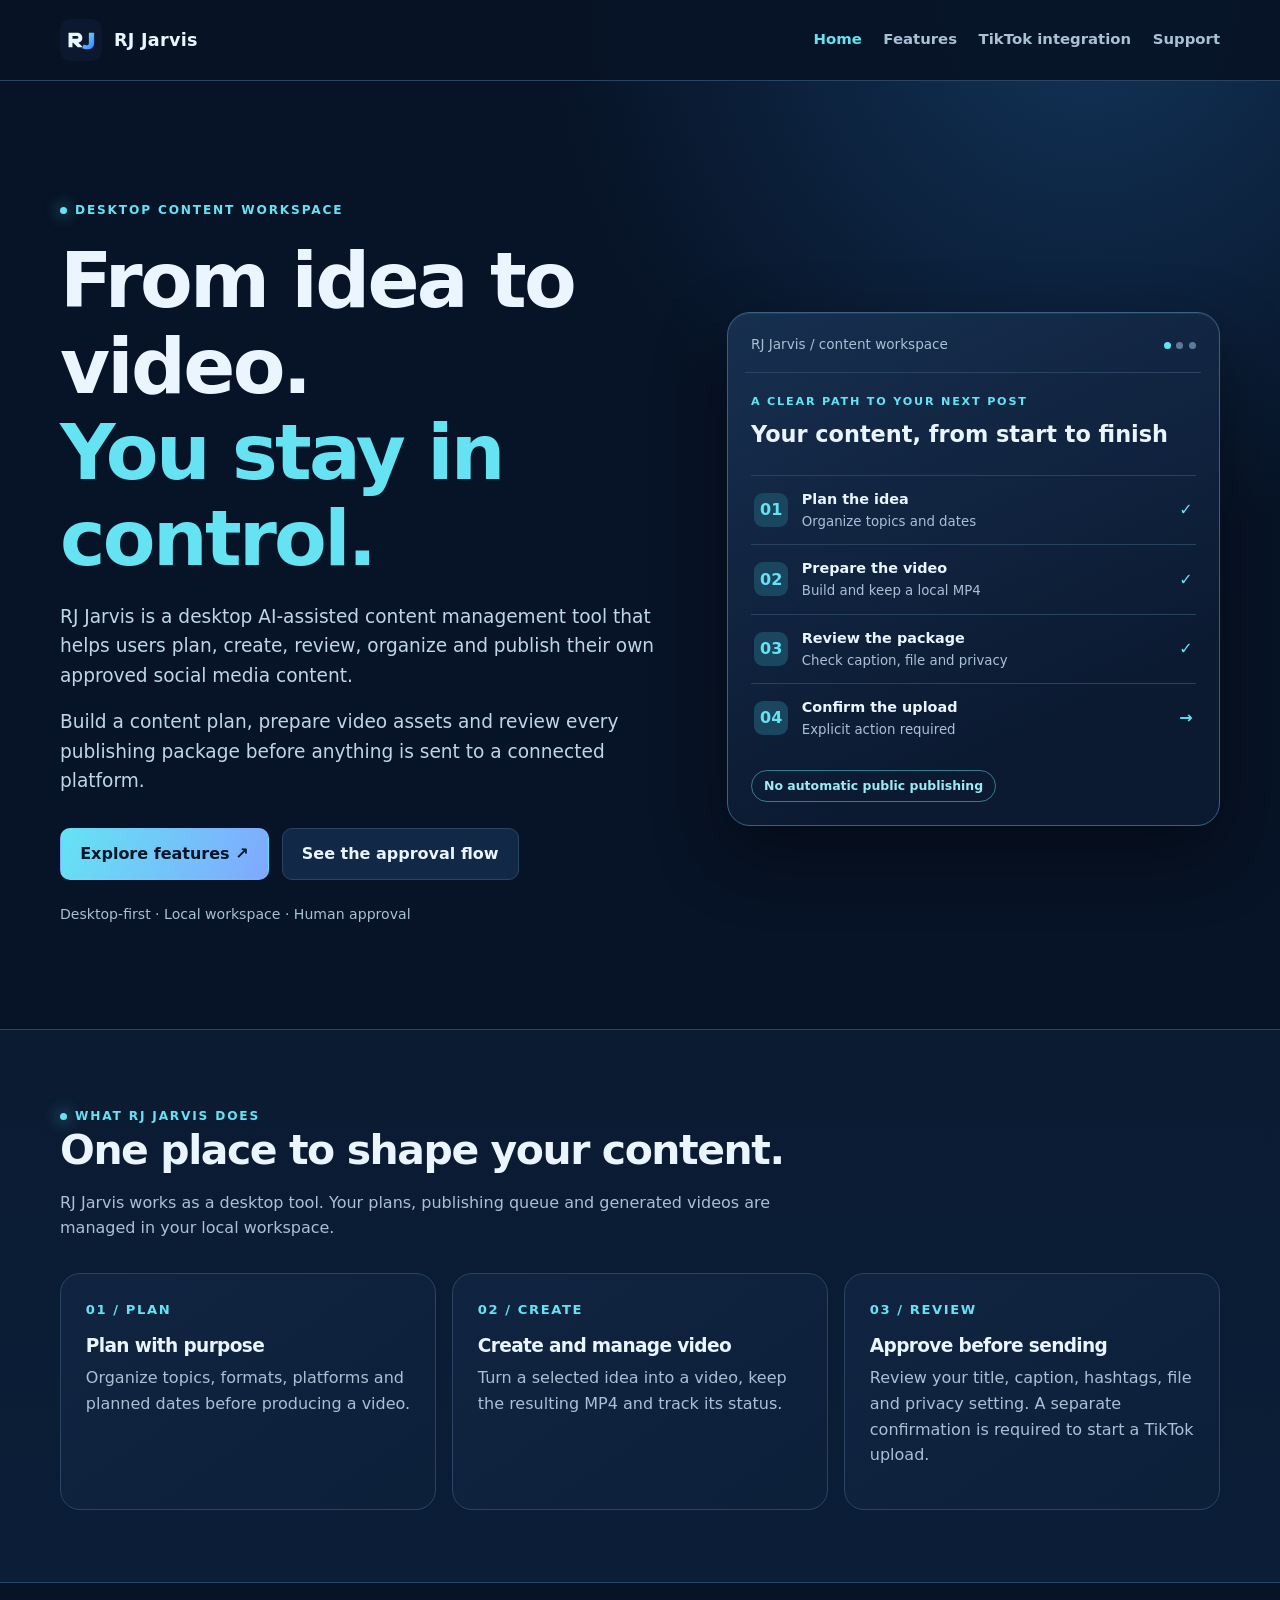
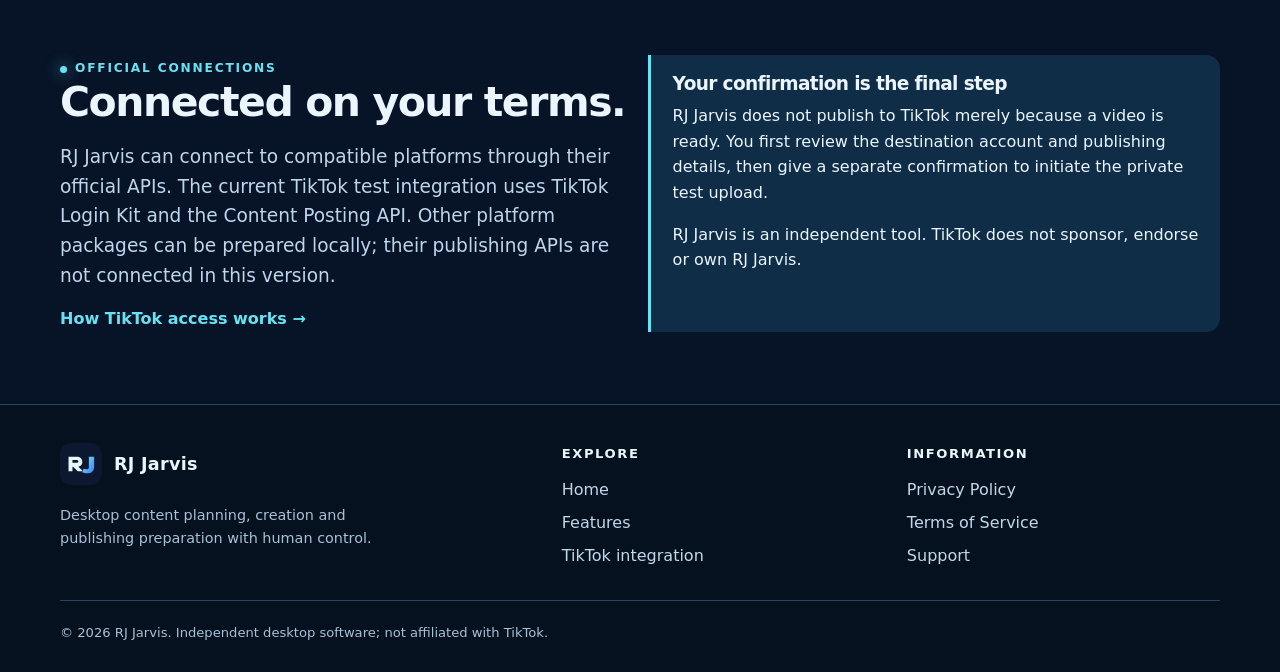
<file: index.html>
<!doctype html>
<html lang="en">
<head>
  <meta charset="utf-8">
  <meta name="viewport" content="width=device-width, initial-scale=1">
  <title>RJ Jarvis — Desktop content management with human approval</title>
  <meta name="description" content="RJ Jarvis helps creators plan, create, review and organize video content on their desktop, with explicit approval before TikTok publishing.">
  <meta property="og:type" content="website">
  <meta property="og:site_name" content="RJ Jarvis">
  <meta property="og:title" content="RJ Jarvis — Your desktop content workspace">
  <meta property="og:description" content="Plan, create, review and organize your own video content. Publishing stays in your hands.">
  <meta name="theme-color" content="#071326">
  <link rel="icon" type="image/svg+xml" href="assets/mark.svg">
  <link rel="stylesheet" href="assets/style.css">
</head>
<body>
  <a class="skip" href="#main">Skip to content</a>
  <header class="site-header">
    <div class="container header-inner">
      <a class="brand" href="./" aria-label="RJ Jarvis home"><img src="assets/mark.svg" alt="" width="42" height="42"> RJ Jarvis</a>
      <nav class="nav" aria-label="Main navigation">
        <a href="./" aria-current="page">Home</a>
        <a href="features/">Features</a>
        <a href="features/#tiktok">TikTok integration</a>
        <a href="support/">Support</a>
      </nav>
    </div>
  </header>
  <main id="main">
    <section class="hero">
      <div class="container hero-grid">
        <div>
          <span class="eyebrow">Desktop content workspace</span>
          <h1>From idea to video.<br><span>You stay in control.</span></h1>
          <p class="lead">RJ Jarvis is a desktop AI-assisted content management tool that helps users plan, create, review, organize and publish their own approved social media content.</p>
          <p class="lead">Build a content plan, prepare video assets and review every publishing package before anything is sent to a connected platform.</p>
          <div class="actions">
            <a class="button button-primary" href="features/">Explore features <span aria-hidden="true">&nbsp;↗</span></a>
            <a class="button button-secondary" href="features/#publishing">See the approval flow</a>
          </div>
          <p class="tiny-note">Desktop-first · Local workspace · Human approval</p>
        </div>
        <div class="dashboard" role="img" aria-label="Illustration of RJ Jarvis workflow: plan, create, review and confirm before a private TikTok upload">
          <div class="dash-top"><span>RJ Jarvis / content workspace</span><span class="dash-dots" aria-hidden="true"><i></i><i></i><i></i></span></div>
          <div class="dash-body">
            <div class="dash-label">A clear path to your next post</div>
            <div class="dash-title">Your content, from start to finish</div>
            <div class="flow-row"><span class="flow-icon">01</span><span><strong>Plan the idea</strong><small>Organize topics and dates</small></span><span class="flow-check">✓</span></div>
            <div class="flow-row"><span class="flow-icon">02</span><span><strong>Prepare the video</strong><small>Build and keep a local MP4</small></span><span class="flow-check">✓</span></div>
            <div class="flow-row"><span class="flow-icon">03</span><span><strong>Review the package</strong><small>Check caption, file and privacy</small></span><span class="flow-check">✓</span></div>
            <div class="flow-row"><span class="flow-icon">04</span><span><strong>Confirm the upload</strong><small>Explicit action required</small></span><span class="flow-check">→</span></div>
            <span class="status-pill">No automatic public publishing</span>
          </div>
        </div>
      </div>
    </section>
    <section class="section section-alt">
      <div class="container">
        <div class="section-head"><span class="eyebrow">What RJ Jarvis does</span><h2>One place to shape your content.</h2><p>RJ Jarvis works as a desktop tool. Your plans, publishing queue and generated videos are managed in your local workspace.</p></div>
        <div class="grid">
          <article class="card"><span class="card-number">01 / PLAN</span><h3>Plan with purpose</h3><p>Organize topics, formats, platforms and planned dates before producing a video.</p></article>
          <article class="card"><span class="card-number">02 / CREATE</span><h3>Create and manage video</h3><p>Turn a selected idea into a video, keep the resulting MP4 and track its status.</p></article>
          <article class="card"><span class="card-number">03 / REVIEW</span><h3>Approve before sending</h3><p>Review your title, caption, hashtags, file and privacy setting. A separate confirmation is required to start a TikTok upload.</p></article>
        </div>
      </div>
    </section>
    <section class="section">
      <div class="container grid two">
        <div><span class="eyebrow">Official connections</span><h2>Connected on your terms.</h2><p class="lead">RJ Jarvis can connect to compatible platforms through their official APIs. The current TikTok test integration uses TikTok Login Kit and the Content Posting API. Other platform packages can be prepared locally; their publishing APIs are not connected in this version.</p><a class="card-link" href="features/#tiktok">How TikTok access works →</a></div>
        <aside class="callout"><h3>Your confirmation is the final step</h3><p>RJ Jarvis does not publish to TikTok merely because a video is ready. You first review the destination account and publishing details, then give a separate confirmation to initiate the private test upload.</p><p>RJ Jarvis is an independent tool. TikTok does not sponsor, endorse or own RJ Jarvis.</p></aside>
      </div>
    </section>
  </main>
  <footer class="site-footer">
    <div class="container">
      <div class="footer-main">
        <div><a class="brand" href="./"><img src="assets/mark.svg" alt="" width="42" height="42"> RJ Jarvis</a><p>Desktop content planning, creation and publishing preparation with human control.</p></div>
        <div class="footer-links"><strong>Explore</strong><a href="./">Home</a><a href="features/">Features</a><a href="features/#tiktok">TikTok integration</a></div>
        <div class="footer-links"><strong>Information</strong><a href="privacy/">Privacy Policy</a><a href="terms/">Terms of Service</a><a href="support/">Support</a></div>
      </div>
      <div class="footer-bottom">© 2026 RJ Jarvis. Independent desktop software; not affiliated with TikTok.</div>
    </div>
  </footer>
</body>
</html>
</file>
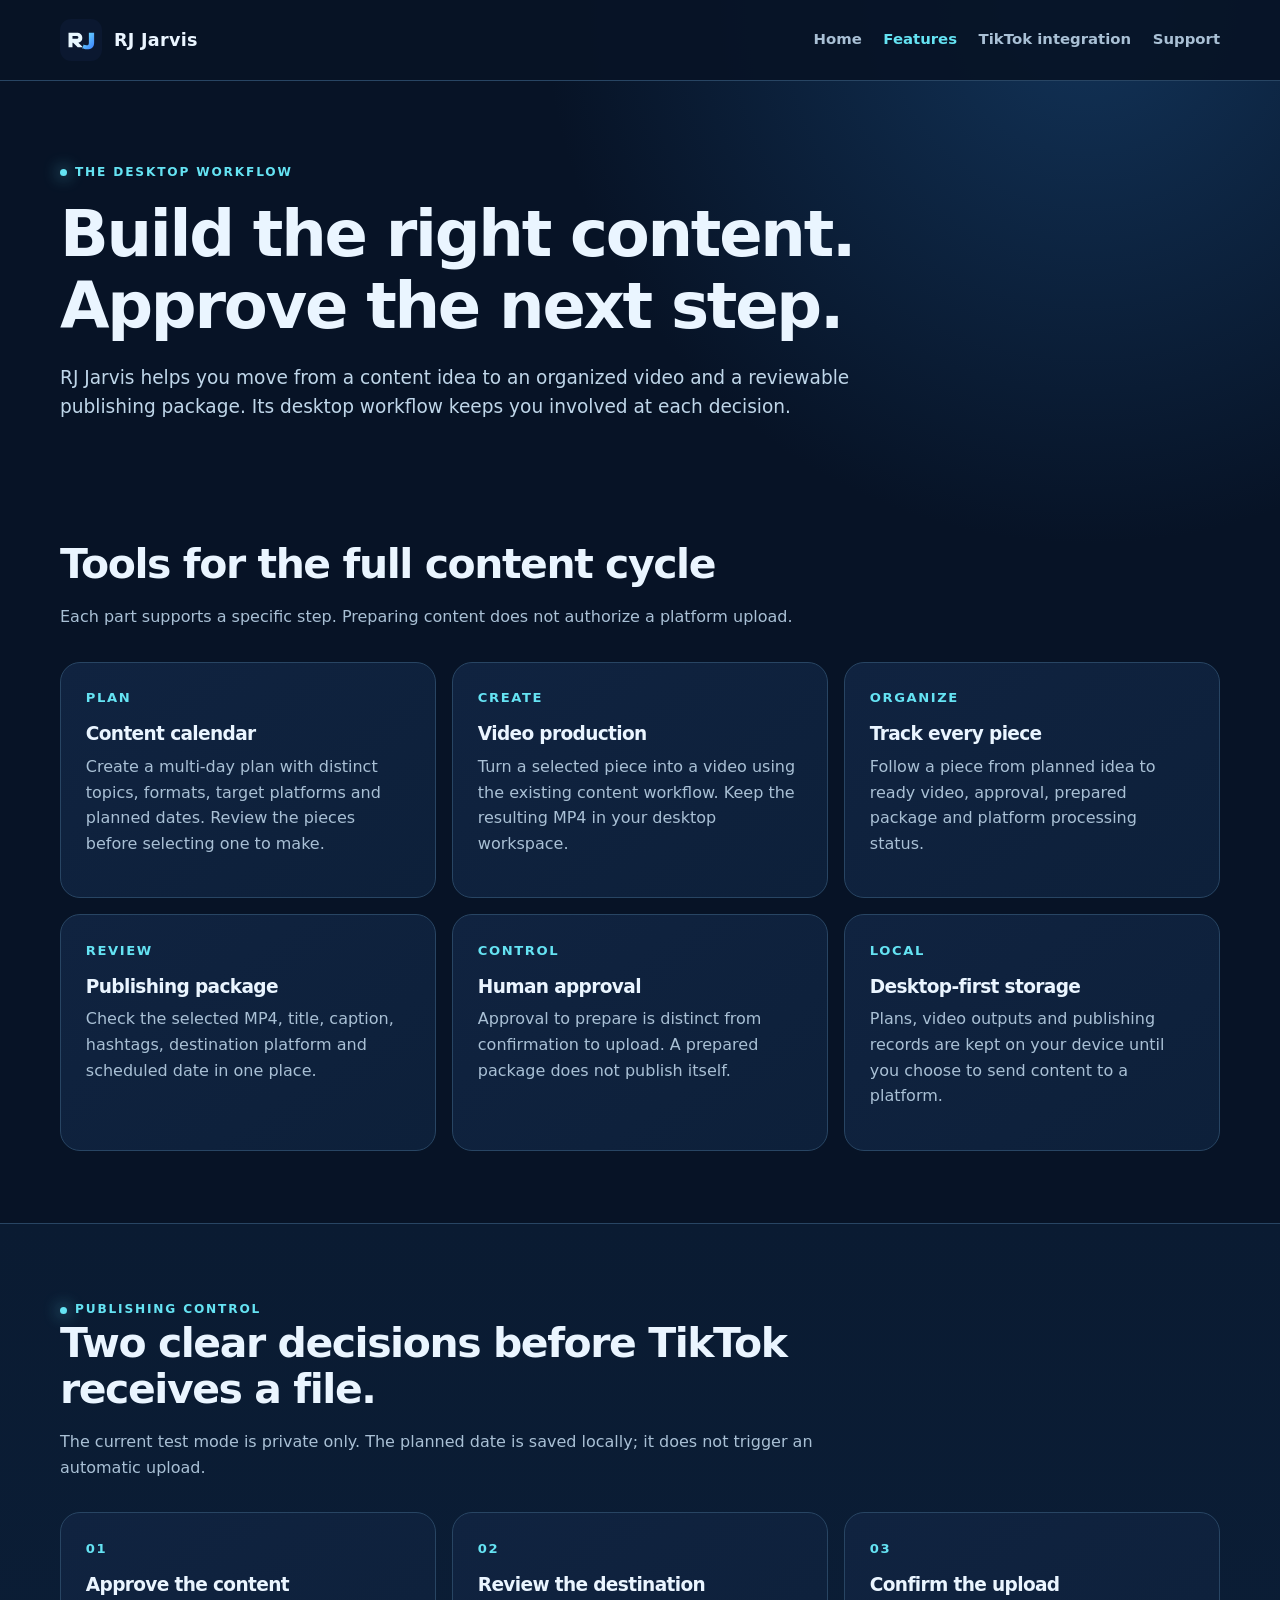
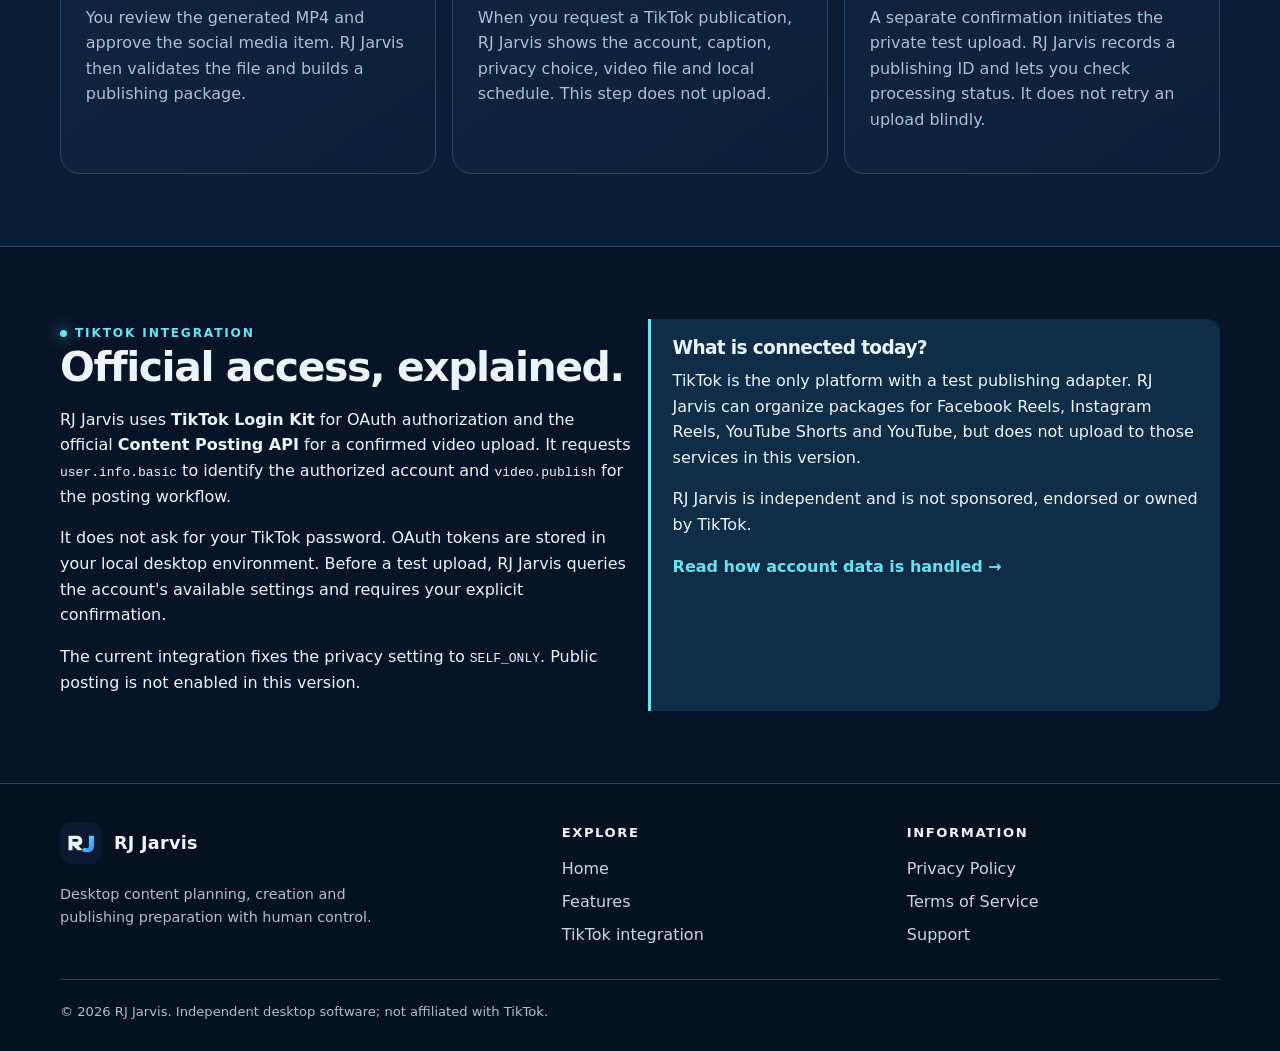
<file: features/index.html>
<!doctype html>
<html lang="en">
<head>
  <meta charset="utf-8">
  <meta name="viewport" content="width=device-width, initial-scale=1">
  <title>Features — RJ Jarvis</title>
  <meta name="description" content="Explore RJ Jarvis desktop planning, video creation, human review and official TikTok test integration.">
  <meta property="og:type" content="website">
  <meta property="og:site_name" content="RJ Jarvis">
  <meta property="og:title" content="Features — RJ Jarvis">
  <meta property="og:description" content="Plan, create, review and prepare your own social video content in a desktop workspace.">
  <meta name="theme-color" content="#071326">
  <link rel="icon" type="image/svg+xml" href="../assets/mark.svg">
  <link rel="stylesheet" href="../assets/style.css">
</head>
<body>
  <a class="skip" href="#main">Skip to content</a>
  <header class="site-header"><div class="container header-inner">
    <a class="brand" href="../" aria-label="RJ Jarvis home"><img src="../assets/mark.svg" alt="" width="42" height="42"> RJ Jarvis</a>
    <nav class="nav" aria-label="Main navigation"><a href="../">Home</a><a href="./" aria-current="page">Features</a><a href="#tiktok">TikTok integration</a><a href="../support/">Support</a></nav>
  </div></header>
  <main id="main">
    <section class="page-hero"><div class="container"><span class="eyebrow">The desktop workflow</span><h1>Build the right content.<br>Approve the next step.</h1><p class="lead">RJ Jarvis helps you move from a content idea to an organized video and a reviewable publishing package. Its desktop workflow keeps you involved at each decision.</p></div></section>
    <section class="section"><div class="container">
      <div class="section-head"><h2>Tools for the full content cycle</h2><p>Each part supports a specific step. Preparing content does not authorize a platform upload.</p></div>
      <div class="grid">
        <article class="card"><span class="card-number">PLAN</span><h3>Content calendar</h3><p>Create a multi-day plan with distinct topics, formats, target platforms and planned dates. Review the pieces before selecting one to make.</p></article>
        <article class="card"><span class="card-number">CREATE</span><h3>Video production</h3><p>Turn a selected piece into a video using the existing content workflow. Keep the resulting MP4 in your desktop workspace.</p></article>
        <article class="card"><span class="card-number">ORGANIZE</span><h3>Track every piece</h3><p>Follow a piece from planned idea to ready video, approval, prepared package and platform processing status.</p></article>
        <article class="card"><span class="card-number">REVIEW</span><h3>Publishing package</h3><p>Check the selected MP4, title, caption, hashtags, destination platform and scheduled date in one place.</p></article>
        <article class="card"><span class="card-number">CONTROL</span><h3>Human approval</h3><p>Approval to prepare is distinct from confirmation to upload. A prepared package does not publish itself.</p></article>
        <article class="card"><span class="card-number">LOCAL</span><h3>Desktop-first storage</h3><p>Plans, video outputs and publishing records are kept on your device until you choose to send content to a platform.</p></article>
      </div>
    </div></section>
    <section class="section section-alt" id="publishing"><div class="container">
      <div class="section-head"><span class="eyebrow">Publishing control</span><h2>Two clear decisions before TikTok receives a file.</h2><p>The current test mode is private only. The planned date is saved locally; it does not trigger an automatic upload.</p></div>
      <div class="grid">
        <article class="card"><span class="card-number">01</span><h3>Approve the content</h3><p>You review the generated MP4 and approve the social media item. RJ Jarvis then validates the file and builds a publishing package.</p></article>
        <article class="card"><span class="card-number">02</span><h3>Review the destination</h3><p>When you request a TikTok publication, RJ Jarvis shows the account, caption, privacy choice, video file and local schedule. This step does not upload.</p></article>
        <article class="card"><span class="card-number">03</span><h3>Confirm the upload</h3><p>A separate confirmation initiates the private test upload. RJ Jarvis records a publishing ID and lets you check processing status. It does not retry an upload blindly.</p></article>
      </div>
    </div></section>
    <section class="section" id="tiktok"><div class="container grid two">
      <div><span class="eyebrow">TikTok integration</span><h2>Official access, explained.</h2><p>RJ Jarvis uses <strong>TikTok Login Kit</strong> for OAuth authorization and the official <strong>Content Posting API</strong> for a confirmed video upload. It requests <code>user.info.basic</code> to identify the authorized account and <code>video.publish</code> for the posting workflow.</p><p>It does not ask for your TikTok password. OAuth tokens are stored in your local desktop environment. Before a test upload, RJ Jarvis queries the account's available settings and requires your explicit confirmation.</p><p>The current integration fixes the privacy setting to <code>SELF_ONLY</code>. Public posting is not enabled in this version.</p></div>
      <aside class="callout"><h3>What is connected today?</h3><p>TikTok is the only platform with a test publishing adapter. RJ Jarvis can organize packages for Facebook Reels, Instagram Reels, YouTube Shorts and YouTube, but does not upload to those services in this version.</p><p>RJ Jarvis is independent and is not sponsored, endorsed or owned by TikTok.</p><a class="card-link" href="../privacy/">Read how account data is handled →</a></aside>
    </div></section>
  </main>
  <footer class="site-footer"><div class="container"><div class="footer-main">
    <div><a class="brand" href="../"><img src="../assets/mark.svg" alt="" width="42" height="42"> RJ Jarvis</a><p>Desktop content planning, creation and publishing preparation with human control.</p></div>
    <div class="footer-links"><strong>Explore</strong><a href="../">Home</a><a href="./">Features</a><a href="#tiktok">TikTok integration</a></div>
    <div class="footer-links"><strong>Information</strong><a href="../privacy/">Privacy Policy</a><a href="../terms/">Terms of Service</a><a href="../support/">Support</a></div>
  </div><div class="footer-bottom">© 2026 RJ Jarvis. Independent desktop software; not affiliated with TikTok.</div></div></footer>
</body>
</html>
</file>
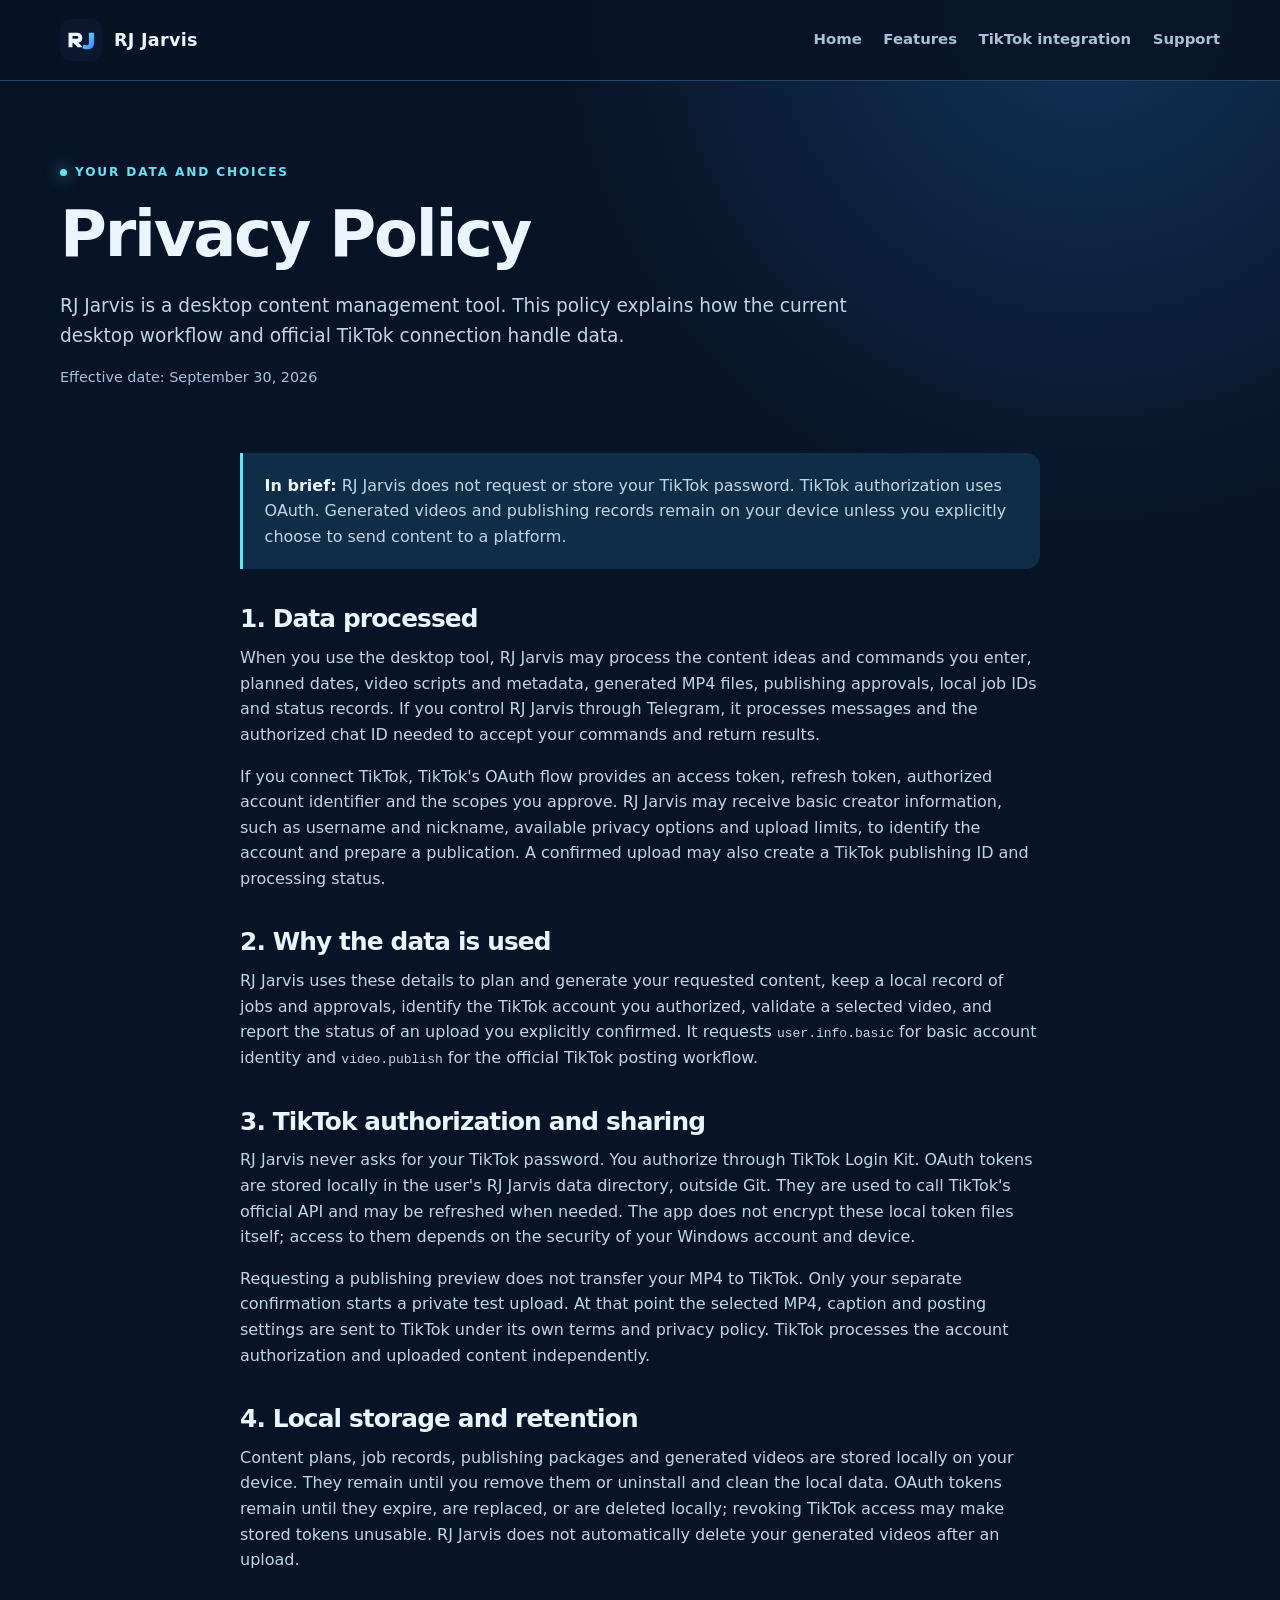
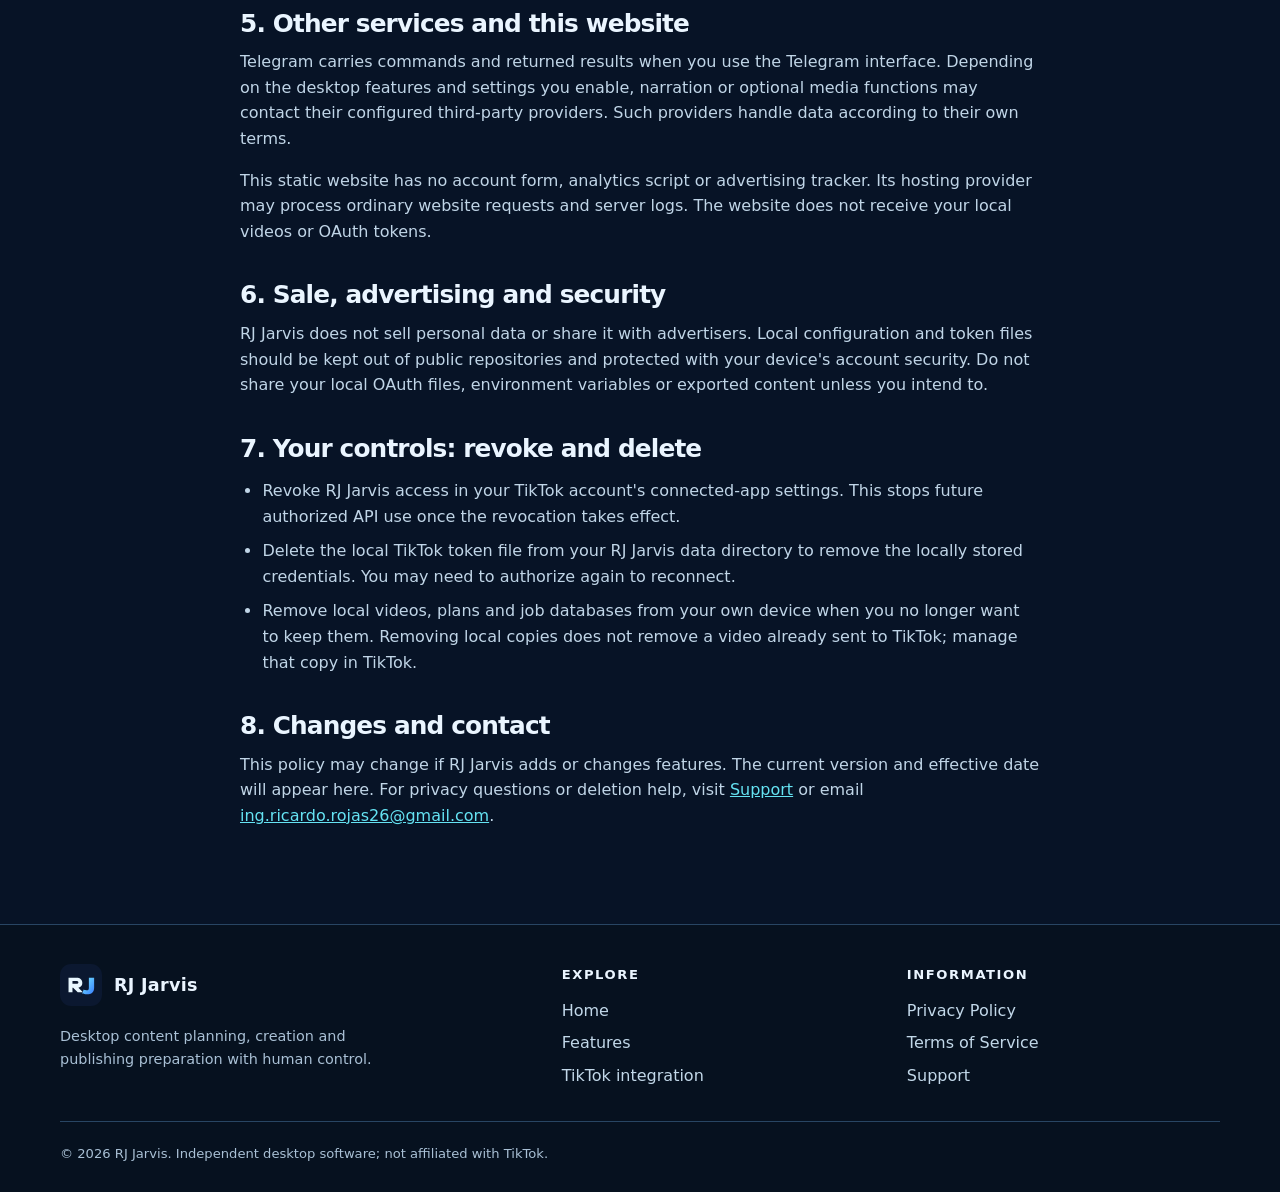
<file: privacy/index.html>
<!doctype html>
<html lang="en">
<head>
  <meta charset="utf-8">
  <meta name="viewport" content="width=device-width, initial-scale=1">
  <title>Privacy Policy — RJ Jarvis</title>
  <meta name="description" content="How RJ Jarvis processes local content, Telegram commands and TikTok OAuth account information and tokens.">
  <meta property="og:type" content="article">
  <meta property="og:site_name" content="RJ Jarvis">
  <meta property="og:title" content="Privacy Policy — RJ Jarvis">
  <meta property="og:description" content="Learn what RJ Jarvis processes, why it is needed and how to revoke access or remove local data.">
  <meta name="theme-color" content="#071326">
  <link rel="icon" type="image/svg+xml" href="../assets/mark.svg">
  <link rel="stylesheet" href="../assets/style.css">
</head>
<body>
  <a class="skip" href="#main">Skip to content</a>
  <header class="site-header"><div class="container header-inner">
    <a class="brand" href="../" aria-label="RJ Jarvis home"><img src="../assets/mark.svg" alt="" width="42" height="42"> RJ Jarvis</a>
    <nav class="nav" aria-label="Main navigation"><a href="../">Home</a><a href="../features/">Features</a><a href="../features/#tiktok">TikTok integration</a><a href="../support/">Support</a></nav>
  </div></header>
  <main id="main">
    <section class="page-hero"><div class="container"><span class="eyebrow">Your data and choices</span><h1>Privacy Policy</h1><p class="lead">RJ Jarvis is a desktop content management tool. This policy explains how the current desktop workflow and official TikTok connection handle data.</p><p class="meta-line">Effective date: September 30, 2026</p></div></section>
    <div class="container prose">
      <div class="callout"><p><strong>In brief:</strong> RJ Jarvis does not request or store your TikTok password. TikTok authorization uses OAuth. Generated videos and publishing records remain on your device unless you explicitly choose to send content to a platform.</p></div>
      <h2>1. Data processed</h2>
      <p>When you use the desktop tool, RJ Jarvis may process the content ideas and commands you enter, planned dates, video scripts and metadata, generated MP4 files, publishing approvals, local job IDs and status records. If you control RJ Jarvis through Telegram, it processes messages and the authorized chat ID needed to accept your commands and return results.</p>
      <p>If you connect TikTok, TikTok's OAuth flow provides an access token, refresh token, authorized account identifier and the scopes you approve. RJ Jarvis may receive basic creator information, such as username and nickname, available privacy options and upload limits, to identify the account and prepare a publication. A confirmed upload may also create a TikTok publishing ID and processing status.</p>
      <h2>2. Why the data is used</h2>
      <p>RJ Jarvis uses these details to plan and generate your requested content, keep a local record of jobs and approvals, identify the TikTok account you authorized, validate a selected video, and report the status of an upload you explicitly confirmed. It requests <code>user.info.basic</code> for basic account identity and <code>video.publish</code> for the official TikTok posting workflow.</p>
      <h2>3. TikTok authorization and sharing</h2>
      <p>RJ Jarvis never asks for your TikTok password. You authorize through TikTok Login Kit. OAuth tokens are stored locally in the user's RJ Jarvis data directory, outside Git. They are used to call TikTok's official API and may be refreshed when needed. The app does not encrypt these local token files itself; access to them depends on the security of your Windows account and device.</p>
      <p>Requesting a publishing preview does not transfer your MP4 to TikTok. Only your separate confirmation starts a private test upload. At that point the selected MP4, caption and posting settings are sent to TikTok under its own terms and privacy policy. TikTok processes the account authorization and uploaded content independently.</p>
      <h2>4. Local storage and retention</h2>
      <p>Content plans, job records, publishing packages and generated videos are stored locally on your device. They remain until you remove them or uninstall and clean the local data. OAuth tokens remain until they expire, are replaced, or are deleted locally; revoking TikTok access may make stored tokens unusable. RJ Jarvis does not automatically delete your generated videos after an upload.</p>
      <h2>5. Other services and this website</h2>
      <p>Telegram carries commands and returned results when you use the Telegram interface. Depending on the desktop features and settings you enable, narration or optional media functions may contact their configured third-party providers. Such providers handle data according to their own terms.</p>
      <p>This static website has no account form, analytics script or advertising tracker. Its hosting provider may process ordinary website requests and server logs. The website does not receive your local videos or OAuth tokens.</p>
      <h2>6. Sale, advertising and security</h2>
      <p>RJ Jarvis does not sell personal data or share it with advertisers. Local configuration and token files should be kept out of public repositories and protected with your device's account security. Do not share your local OAuth files, environment variables or exported content unless you intend to.</p>
      <h2>7. Your controls: revoke and delete</h2>
      <ul>
        <li>Revoke RJ Jarvis access in your TikTok account's connected-app settings. This stops future authorized API use once the revocation takes effect.</li>
        <li>Delete the local TikTok token file from your RJ Jarvis data directory to remove the locally stored credentials. You may need to authorize again to reconnect.</li>
        <li>Remove local videos, plans and job databases from your own device when you no longer want to keep them. Removing local copies does not remove a video already sent to TikTok; manage that copy in TikTok.</li>
      </ul>
      <h2>8. Changes and contact</h2>
      <p>This policy may change if RJ Jarvis adds or changes features. The current version and effective date will appear here. For privacy questions or deletion help, visit <a href="../support/">Support</a> or email <a href="mailto:ing.ricardo.rojas26@gmail.com">ing.ricardo.rojas26@gmail.com</a>.</p>
    </div>
  </main>
  <footer class="site-footer"><div class="container"><div class="footer-main">
    <div><a class="brand" href="../"><img src="../assets/mark.svg" alt="" width="42" height="42"> RJ Jarvis</a><p>Desktop content planning, creation and publishing preparation with human control.</p></div>
    <div class="footer-links"><strong>Explore</strong><a href="../">Home</a><a href="../features/">Features</a><a href="../features/#tiktok">TikTok integration</a></div>
    <div class="footer-links"><strong>Information</strong><a href="./">Privacy Policy</a><a href="../terms/">Terms of Service</a><a href="../support/">Support</a></div>
  </div><div class="footer-bottom">© 2026 RJ Jarvis. Independent desktop software; not affiliated with TikTok.</div></div></footer>
</body>
</html>
</file>
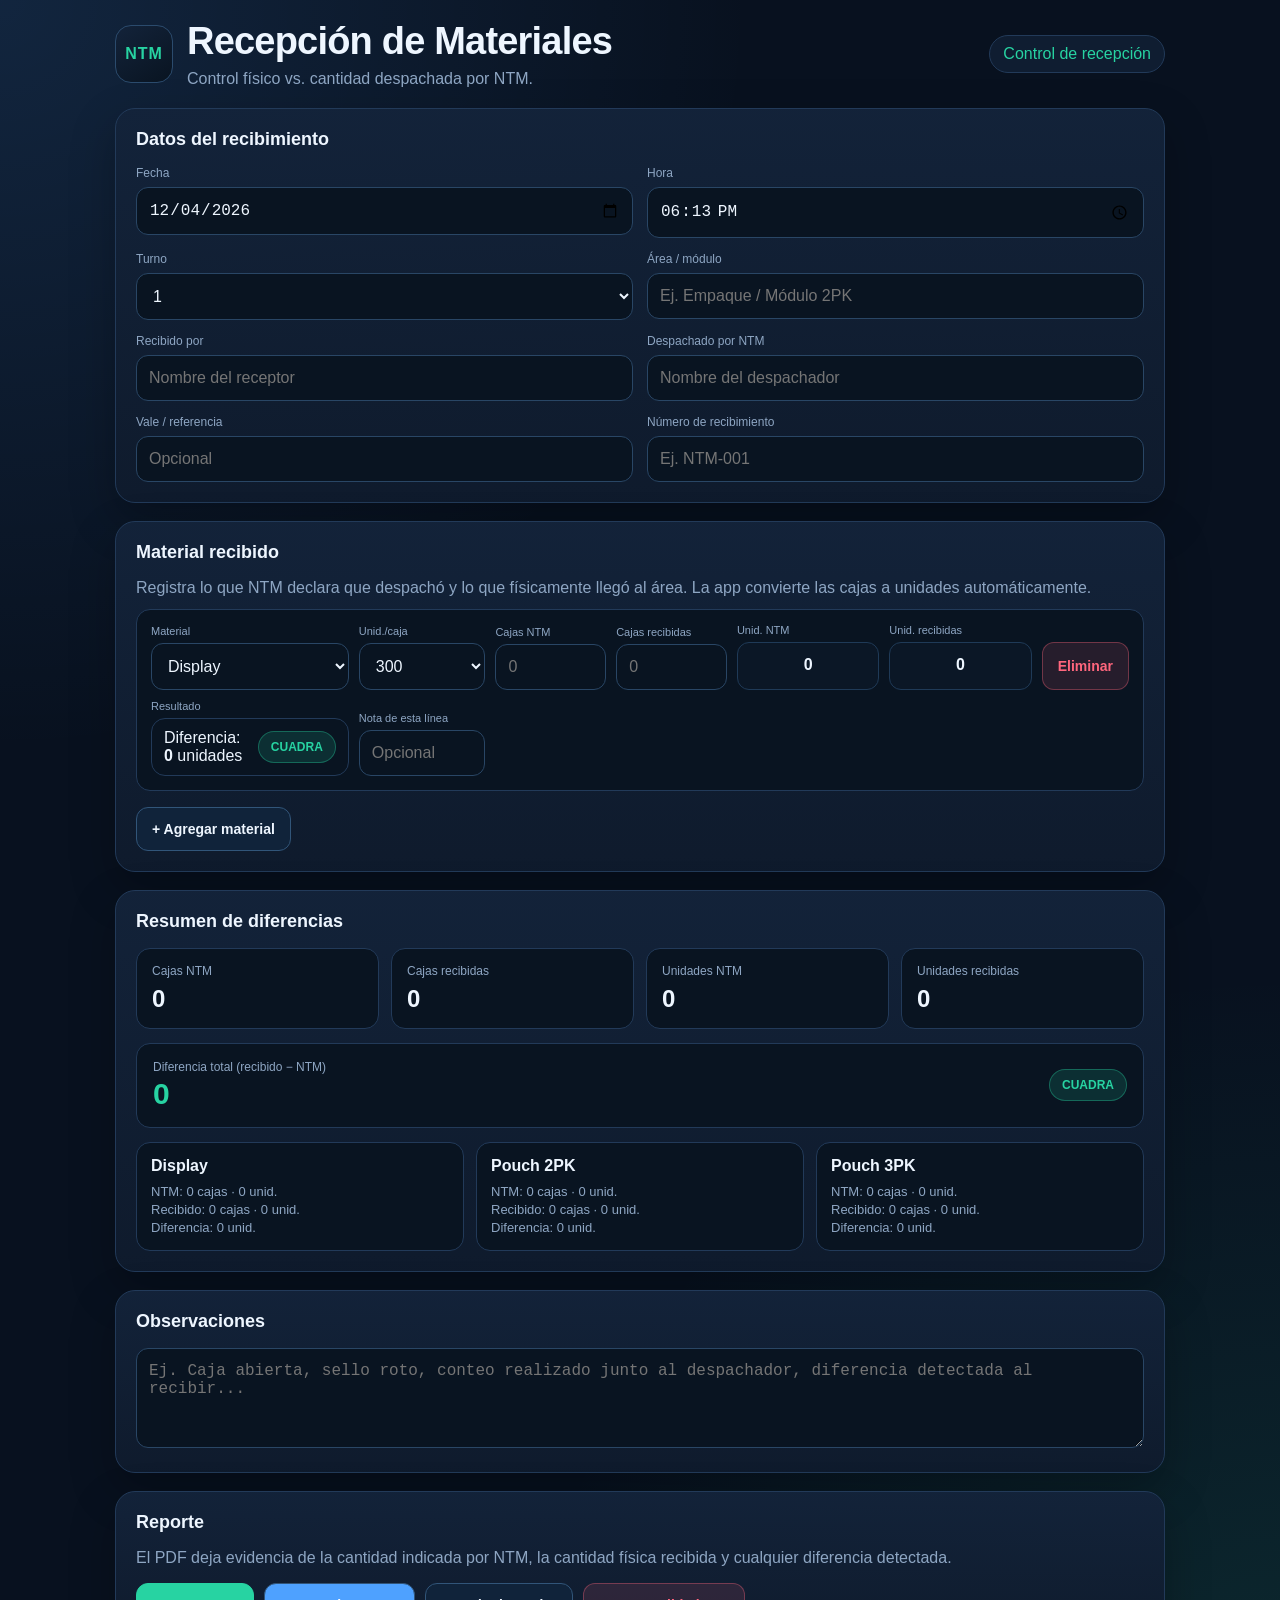
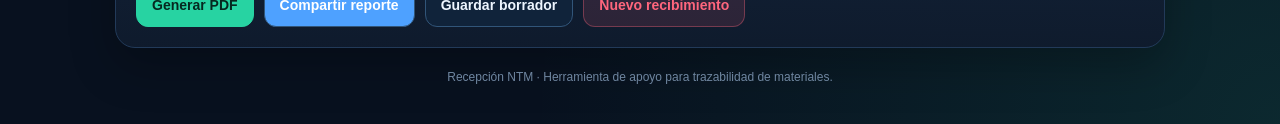
<file: recepcion-ntm/index.html>
<!doctype html>
<html lang="es">
<head>
  <meta charset="utf-8">
  <meta name="viewport" content="width=device-width,initial-scale=1,viewport-fit=cover">
  <meta name="theme-color" content="#08111f">
  <meta name="apple-mobile-web-app-capable" content="yes">
  <meta name="apple-mobile-web-app-status-bar-style" content="black-translucent">
  <meta name="apple-mobile-web-app-title" content="Recepción NTM">
  <title>Recepción NTM</title>
  <link rel="manifest" href="./manifest.webmanifest">
  <link rel="icon" href="./icon.svg" type="image/svg+xml">
  <link rel="apple-touch-icon" href="./icon.svg">
  <link rel="stylesheet" href="./styles.css">
</head>
<body>
<div class="app">
  <header class="header">
    <div class="brand"><div class="logo">NTM</div><div><h1>Recepción de Materiales</h1><p>Control físico vs. cantidad despachada por NTM.</p></div></div>
    <div class="badge">Control de recepción</div>
  </header>

  <section class="card">
    <h2>Datos del recibimiento</h2>
    <div class="grid">
      <div class="field"><label>Fecha</label><input id="fecha" type="date"></div>
      <div class="field"><label>Hora</label><input id="hora" type="time"></div>
      <div class="field"><label>Turno</label><select id="turno"><option>1</option><option>2</option><option>3</option><option>4</option></select></div>
      <div class="field"><label>Área / módulo</label><input id="area" placeholder="Ej. Empaque / Módulo 2PK"></div>
      <div class="field"><label>Recibido por</label><input id="recibido" placeholder="Nombre del receptor"></div>
      <div class="field"><label>Despachado por NTM</label><input id="despachado" placeholder="Nombre del despachador"></div>
      <div class="field"><label>Vale / referencia</label><input id="referencia" placeholder="Opcional"></div>
      <div class="field"><label>Número de recibimiento</label><input id="numero" placeholder="Ej. NTM-001"></div>
    </div>
  </section>

  <section class="card">
    <h2>Material recibido</h2>
    <p class="sub">Registra lo que NTM declara que despachó y lo que físicamente llegó al área. La app convierte las cajas a unidades automáticamente.</p>
    <div id="lines"></div>
    <div class="actions"><button id="addLine" class="btn secondary" type="button">+ Agregar material</button></div>
  </section>

  <section class="card">
    <h2>Resumen de diferencias</h2>
    <div class="summary">
      <div class="stat"><div class="k">Cajas NTM</div><div id="sumDeclaredBoxes" class="v">0</div></div>
      <div class="stat"><div class="k">Cajas recibidas</div><div id="sumReceivedBoxes" class="v">0</div></div>
      <div class="stat"><div class="k">Unidades NTM</div><div id="sumDeclaredUnits" class="v">0</div></div>
      <div class="stat"><div class="k">Unidades recibidas</div><div id="sumReceivedUnits" class="v">0</div></div>
    </div>
    <div class="status-box"><div><div style="color:var(--muted);font-size:12px">Diferencia total (recibido − NTM)</div><div id="sumDiff" style="font-size:30px;font-weight:900;margin-top:3px">0</div></div><div id="overallStatus" class="status-pill ok">CUADRA</div></div>
    <div id="materialSummary" class="material-summary"></div>
  </section>

  <section class="card">
    <h2>Observaciones</h2>
    <textarea id="observaciones" placeholder="Ej. Caja abierta, sello roto, conteo realizado junto al despachador, diferencia detectada al recibir..."></textarea>
  </section>

  <section class="card">
    <h2>Reporte</h2>
    <p class="sub">El PDF deja evidencia de la cantidad indicada por NTM, la cantidad física recibida y cualquier diferencia detectada.</p>
    <div class="actions">
      <button id="pdfBtn" class="btn accent" type="button">Generar PDF</button>
      <button id="shareBtn" class="btn primary" type="button">Compartir reporte</button>
      <button id="saveBtn" class="btn secondary" type="button">Guardar borrador</button>
      <button id="clearBtn" class="btn danger" type="button">Nuevo recibimiento</button>
    </div>
  </section>

  <div class="footer">Recepción NTM · Herramienta de apoyo para trazabilidad de materiales.</div>
</div>
<div id="toast" class="toast"></div>
<script src="./app.js"></script>
</body>
</html>
</file>
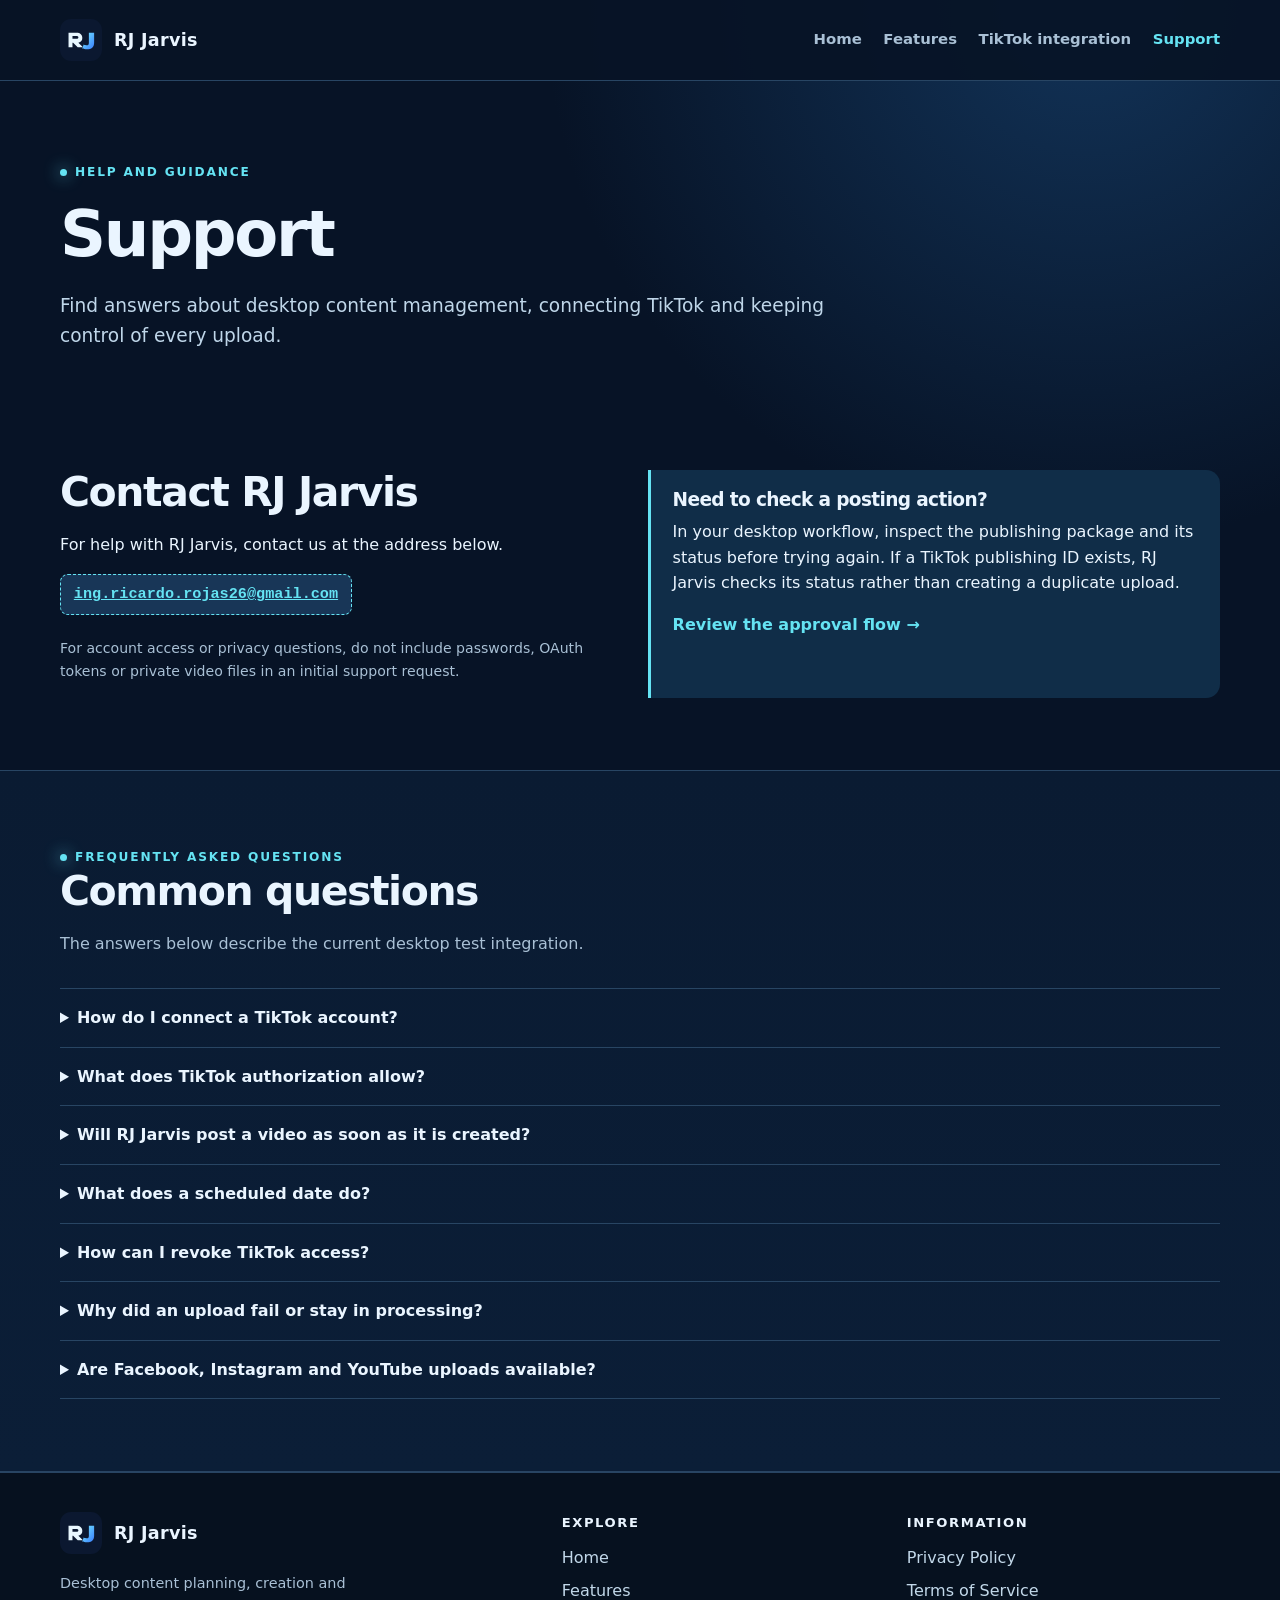
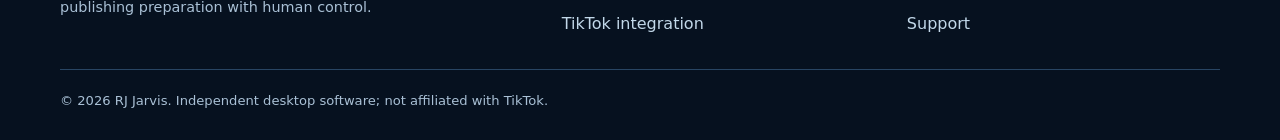
<file: support/index.html>
<!doctype html>
<html lang="en">
<head>
  <meta charset="utf-8">
  <meta name="viewport" content="width=device-width, initial-scale=1">
  <title>Support — RJ Jarvis</title>
  <meta name="description" content="RJ Jarvis help for TikTok connection, OAuth authorization, publishing confirmation, revocation and troubleshooting.">
  <meta property="og:type" content="website">
  <meta property="og:site_name" content="RJ Jarvis">
  <meta property="og:title" content="Support — RJ Jarvis">
  <meta property="og:description" content="Find answers about connecting TikTok, confirming a private upload and removing local account data.">
  <meta name="theme-color" content="#071326">
  <link rel="icon" type="image/svg+xml" href="../assets/mark.svg">
  <link rel="stylesheet" href="../assets/style.css">
</head>
<body>
  <a class="skip" href="#main">Skip to content</a>
  <header class="site-header"><div class="container header-inner">
    <a class="brand" href="../" aria-label="RJ Jarvis home"><img src="../assets/mark.svg" alt="" width="42" height="42"> RJ Jarvis</a>
    <nav class="nav" aria-label="Main navigation"><a href="../">Home</a><a href="../features/">Features</a><a href="../features/#tiktok">TikTok integration</a><a href="./" aria-current="page">Support</a></nav>
  </div></header>
  <main id="main">
    <section class="page-hero"><div class="container"><span class="eyebrow">Help and guidance</span><h1>Support</h1><p class="lead">Find answers about desktop content management, connecting TikTok and keeping control of every upload.</p></div></section>
    <section class="section"><div class="container grid two">
      <div><h2>Contact RJ Jarvis</h2><p>For help with RJ Jarvis, contact us at the address below.</p><div class="support-field"><a href="mailto:ing.ricardo.rojas26@gmail.com">ing.ricardo.rojas26@gmail.com</a></div><p class="tiny-note">For account access or privacy questions, do not include passwords, OAuth tokens or private video files in an initial support request.</p></div>
      <aside class="callout"><h3>Need to check a posting action?</h3><p>In your desktop workflow, inspect the publishing package and its status before trying again. If a TikTok publishing ID exists, RJ Jarvis checks its status rather than creating a duplicate upload.</p><a class="card-link" href="../features/#publishing">Review the approval flow →</a></aside>
    </div></section>
    <section class="section section-alt"><div class="container">
      <div class="section-head"><span class="eyebrow">Frequently asked questions</span><h2>Common questions</h2><p>The answers below describe the current desktop test integration.</p></div>
      <div class="faq">
        <details><summary>How do I connect a TikTok account?</summary><p>The app operator configures an official TikTok developer app. You then complete TikTok's OAuth authorization in your browser. RJ Jarvis never asks for your TikTok password. Connection requires the approved <code>user.info.basic</code> and <code>video.publish</code> scopes.</p></details>
        <details><summary>What does TikTok authorization allow?</summary><p><code>user.info.basic</code> lets RJ Jarvis identify the authorized creator account. <code>video.publish</code> enables the Content Posting API workflow when you explicitly confirm an upload. Authorization alone does not upload a video.</p></details>
        <details><summary>Will RJ Jarvis post a video as soon as it is created?</summary><p>No. You must review and approve the content, prepare a publishing package, request a posting preview and issue a separate confirmation. The current TikTok test mode uses <code>SELF_ONLY</code> privacy.</p></details>
        <details><summary>What does a scheduled date do?</summary><p>RJ Jarvis saves the planned date locally. It does not run an automatic upload at that time. A confirmed TikTok test upload begins when you give the confirmation.</p></details>
        <details><summary>How can I revoke TikTok access?</summary><p>Remove RJ Jarvis from your TikTok account's connected-app settings, then delete the local TikTok OAuth token file if you also want to clear credentials from your device. See the <a href="../privacy/">Privacy Policy</a> for local data controls.</p></details>
        <details><summary>Why did an upload fail or stay in processing?</summary><p>Check the publishing status in RJ Jarvis and the error recorded for the item. TikTok may reject a file, account permission or API request, or continue processing after upload. If a publishing ID exists, check its remote status; avoid initiating another upload blindly.</p></details>
        <details><summary>Are Facebook, Instagram and YouTube uploads available?</summary><p>RJ Jarvis can prepare content packages for those destinations. Their publishing API integrations are not connected in this version.</p></details>
      </div>
    </div></section>
  </main>
  <footer class="site-footer"><div class="container"><div class="footer-main">
    <div><a class="brand" href="../"><img src="../assets/mark.svg" alt="" width="42" height="42"> RJ Jarvis</a><p>Desktop content planning, creation and publishing preparation with human control.</p></div>
    <div class="footer-links"><strong>Explore</strong><a href="../">Home</a><a href="../features/">Features</a><a href="../features/#tiktok">TikTok integration</a></div>
    <div class="footer-links"><strong>Information</strong><a href="../privacy/">Privacy Policy</a><a href="../terms/">Terms of Service</a><a href="./">Support</a></div>
  </div><div class="footer-bottom">© 2026 RJ Jarvis. Independent desktop software; not affiliated with TikTok.</div></div></footer>
</body>
</html>
</file>
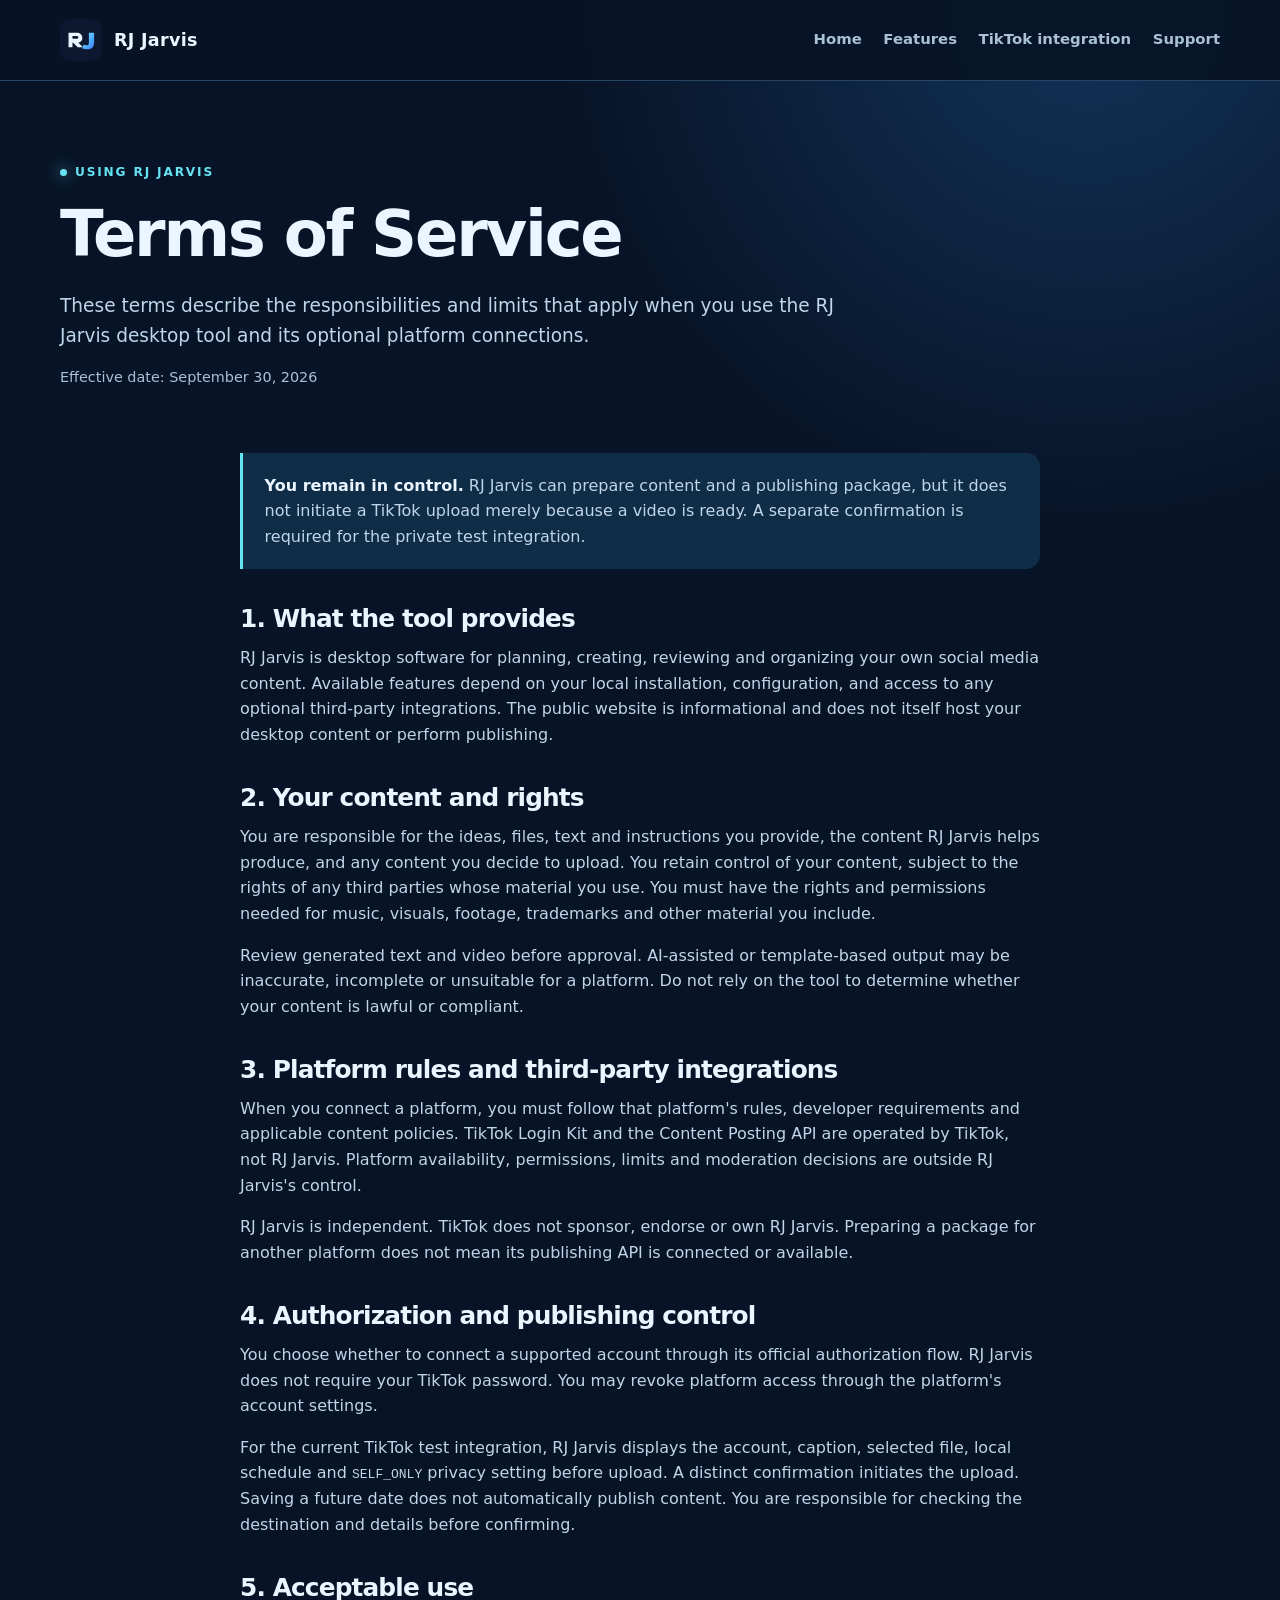
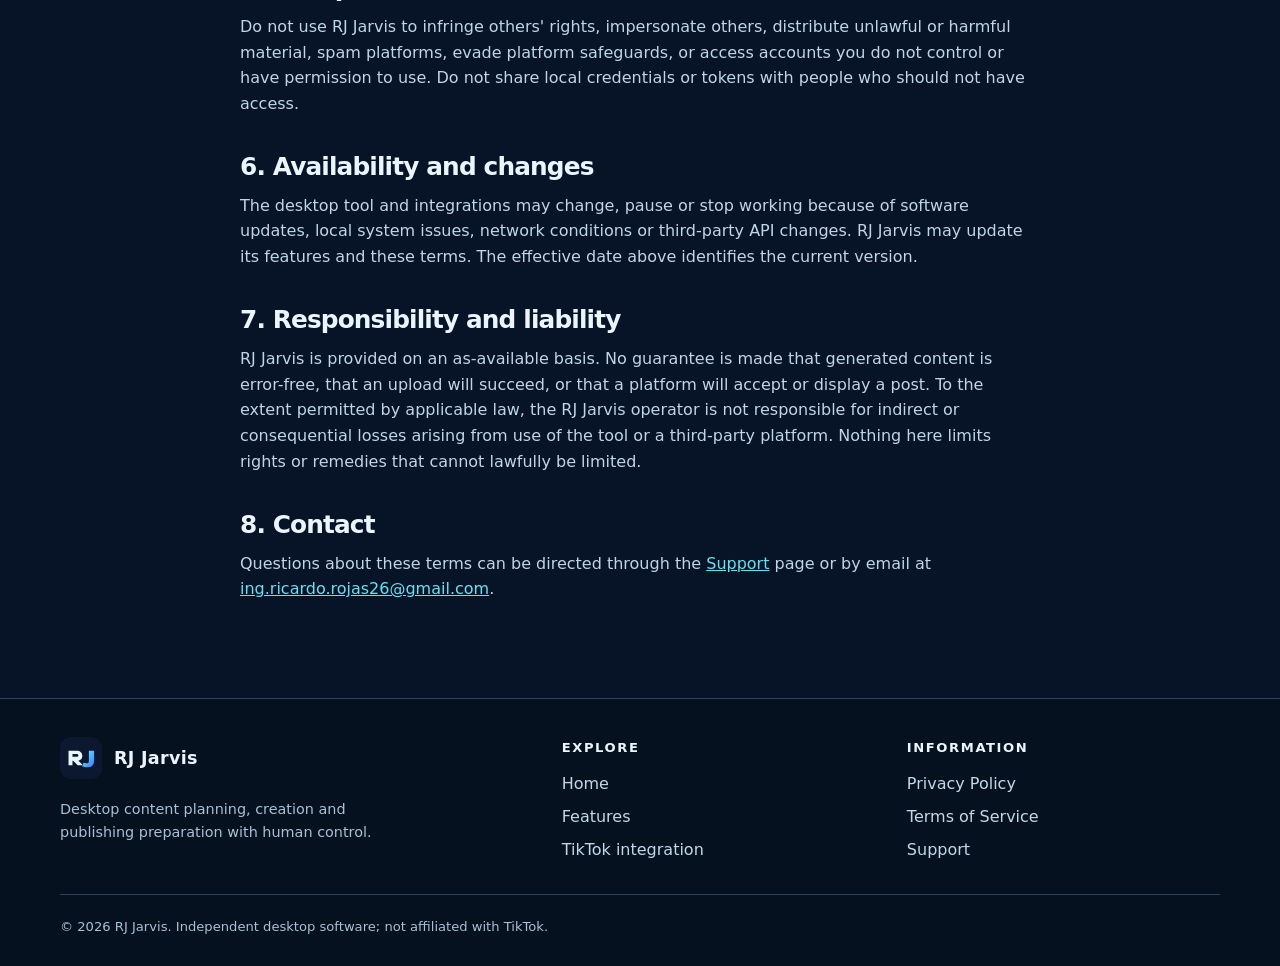
<file: terms/index.html>
<!doctype html>
<html lang="en">
<head>
  <meta charset="utf-8">
  <meta name="viewport" content="width=device-width, initial-scale=1">
  <title>Terms of Service — RJ Jarvis</title>
  <meta name="description" content="Terms for using RJ Jarvis desktop content planning, video creation and user-confirmed platform integrations.">
  <meta property="og:type" content="article">
  <meta property="og:site_name" content="RJ Jarvis">
  <meta property="og:title" content="Terms of Service — RJ Jarvis">
  <meta property="og:description" content="Your responsibilities, content rights and control over RJ Jarvis publishing actions.">
  <meta name="theme-color" content="#071326">
  <link rel="icon" type="image/svg+xml" href="../assets/mark.svg">
  <link rel="stylesheet" href="../assets/style.css">
</head>
<body>
  <a class="skip" href="#main">Skip to content</a>
  <header class="site-header"><div class="container header-inner">
    <a class="brand" href="../" aria-label="RJ Jarvis home"><img src="../assets/mark.svg" alt="" width="42" height="42"> RJ Jarvis</a>
    <nav class="nav" aria-label="Main navigation"><a href="../">Home</a><a href="../features/">Features</a><a href="../features/#tiktok">TikTok integration</a><a href="../support/">Support</a></nav>
  </div></header>
  <main id="main">
    <section class="page-hero"><div class="container"><span class="eyebrow">Using RJ Jarvis</span><h1>Terms of Service</h1><p class="lead">These terms describe the responsibilities and limits that apply when you use the RJ Jarvis desktop tool and its optional platform connections.</p><p class="meta-line">Effective date: September 30, 2026</p></div></section>
    <div class="container prose">
      <div class="callout"><p><strong>You remain in control.</strong> RJ Jarvis can prepare content and a publishing package, but it does not initiate a TikTok upload merely because a video is ready. A separate confirmation is required for the private test integration.</p></div>
      <h2>1. What the tool provides</h2>
      <p>RJ Jarvis is desktop software for planning, creating, reviewing and organizing your own social media content. Available features depend on your local installation, configuration, and access to any optional third-party integrations. The public website is informational and does not itself host your desktop content or perform publishing.</p>
      <h2>2. Your content and rights</h2>
      <p>You are responsible for the ideas, files, text and instructions you provide, the content RJ Jarvis helps produce, and any content you decide to upload. You retain control of your content, subject to the rights of any third parties whose material you use. You must have the rights and permissions needed for music, visuals, footage, trademarks and other material you include.</p>
      <p>Review generated text and video before approval. AI-assisted or template-based output may be inaccurate, incomplete or unsuitable for a platform. Do not rely on the tool to determine whether your content is lawful or compliant.</p>
      <h2>3. Platform rules and third-party integrations</h2>
      <p>When you connect a platform, you must follow that platform's rules, developer requirements and applicable content policies. TikTok Login Kit and the Content Posting API are operated by TikTok, not RJ Jarvis. Platform availability, permissions, limits and moderation decisions are outside RJ Jarvis's control.</p>
      <p>RJ Jarvis is independent. TikTok does not sponsor, endorse or own RJ Jarvis. Preparing a package for another platform does not mean its publishing API is connected or available.</p>
      <h2>4. Authorization and publishing control</h2>
      <p>You choose whether to connect a supported account through its official authorization flow. RJ Jarvis does not require your TikTok password. You may revoke platform access through the platform's account settings.</p>
      <p>For the current TikTok test integration, RJ Jarvis displays the account, caption, selected file, local schedule and <code>SELF_ONLY</code> privacy setting before upload. A distinct confirmation initiates the upload. Saving a future date does not automatically publish content. You are responsible for checking the destination and details before confirming.</p>
      <h2>5. Acceptable use</h2>
      <p>Do not use RJ Jarvis to infringe others' rights, impersonate others, distribute unlawful or harmful material, spam platforms, evade platform safeguards, or access accounts you do not control or have permission to use. Do not share local credentials or tokens with people who should not have access.</p>
      <h2>6. Availability and changes</h2>
      <p>The desktop tool and integrations may change, pause or stop working because of software updates, local system issues, network conditions or third-party API changes. RJ Jarvis may update its features and these terms. The effective date above identifies the current version.</p>
      <h2>7. Responsibility and liability</h2>
      <p>RJ Jarvis is provided on an as-available basis. No guarantee is made that generated content is error-free, that an upload will succeed, or that a platform will accept or display a post. To the extent permitted by applicable law, the RJ Jarvis operator is not responsible for indirect or consequential losses arising from use of the tool or a third-party platform. Nothing here limits rights or remedies that cannot lawfully be limited.</p>
      <h2>8. Contact</h2>
      <p>Questions about these terms can be directed through the <a href="../support/">Support</a> page or by email at <a href="mailto:ing.ricardo.rojas26@gmail.com">ing.ricardo.rojas26@gmail.com</a>.</p>
    </div>
  </main>
  <footer class="site-footer"><div class="container"><div class="footer-main">
    <div><a class="brand" href="../"><img src="../assets/mark.svg" alt="" width="42" height="42"> RJ Jarvis</a><p>Desktop content planning, creation and publishing preparation with human control.</p></div>
    <div class="footer-links"><strong>Explore</strong><a href="../">Home</a><a href="../features/">Features</a><a href="../features/#tiktok">TikTok integration</a></div>
    <div class="footer-links"><strong>Information</strong><a href="../privacy/">Privacy Policy</a><a href="./">Terms of Service</a><a href="../support/">Support</a></div>
  </div><div class="footer-bottom">© 2026 RJ Jarvis. Independent desktop software; not affiliated with TikTok.</div></div></footer>
</body>
</html>
</file>
<file: assets/style.css>
:root {
  color-scheme: dark;
  --bg: #071326;
  --bg-soft: #0b1b34;
  --panel: #102340;
  --panel-high: #142b4c;
  --text: #eaf5ff;
  --muted: #a9c0d5;
  --cyan: #65e3f3;
  --blue: #5497ff;
  --line: #284563;
  --radius: 20px;
  --max: 1160px;
}
* { box-sizing: border-box; }
html { scroll-behavior: smooth; }
body {
  margin: 0;
  background: radial-gradient(circle at 85% 0, #123358 0, transparent 34rem), var(--bg);
  color: var(--text);
  font-family: ui-sans-serif, system-ui, -apple-system, BlinkMacSystemFont, "Segoe UI", sans-serif;
  line-height: 1.6;
}
a { color: var(--cyan); }
a:hover { color: #a6f3ff; }
a:focus-visible, summary:focus-visible { outline: 3px solid var(--cyan); outline-offset: 4px; }
img, svg { max-width: 100%; }
.skip { position: absolute; left: -9999px; top: .5rem; background: var(--cyan); color: var(--bg); padding: .6rem 1rem; z-index: 10; }
.skip:focus { left: .5rem; }
.container { width: min(calc(100% - 2.5rem), var(--max)); margin-inline: auto; }
.site-header { border-bottom: 1px solid var(--line); background: #071326ea; }
.header-inner { min-height: 80px; display: flex; align-items: center; justify-content: space-between; gap: 2rem; }
.brand { display: inline-flex; align-items: center; gap: .75rem; color: var(--text); text-decoration: none; font-size: 1.1rem; font-weight: 800; letter-spacing: .015em; white-space: nowrap; }
.brand img { width: 42px; height: 42px; }
.nav { display: flex; flex-wrap: wrap; gap: .35rem 1.35rem; align-items: center; }
.nav a { color: var(--muted); text-decoration: none; font-size: .93rem; font-weight: 650; padding-block: .4rem; }
.nav a:hover, .nav a[aria-current="page"] { color: var(--cyan); }
main { min-height: 55vh; }
.eyebrow { display: inline-flex; gap: .5rem; align-items: center; color: var(--cyan); text-transform: uppercase; letter-spacing: .15em; font-size: .76rem; font-weight: 800; }
.eyebrow::before { content: ""; width: 7px; height: 7px; border-radius: 50%; background: var(--cyan); box-shadow: 0 0 16px var(--cyan); }
h1, h2, h3 { font-family: ui-sans-serif, system-ui, "Segoe UI", sans-serif; line-height: 1.12; letter-spacing: -.035em; }
h1 { font-size: clamp(2.6rem, 6vw, 5.4rem); margin: 1rem 0 1.25rem; }
h2 { font-size: clamp(1.9rem, 3.2vw, 2.9rem); margin: 0 0 1rem; }
h3 { font-size: 1.16rem; margin: 0 0 .55rem; }
p { margin: 0 0 1rem; }
.lead { color: #bfd6e9; font-size: clamp(1.06rem, 1.45vw, 1.22rem); max-width: 68ch; }
.hero { padding: clamp(4.5rem, 9vw, 8rem) 0 5.5rem; }
.hero-grid { display: grid; grid-template-columns: minmax(0, 1.1fr) minmax(340px, .9fr); gap: clamp(2rem, 5vw, 5rem); align-items: center; }
.hero h1 span { color: var(--cyan); }
.actions { display: flex; flex-wrap: wrap; gap: .8rem; margin-top: 2rem; }
.button { display: inline-flex; align-items: center; justify-content: center; min-height: 48px; padding: .78rem 1.2rem; border-radius: 10px; font-weight: 750; text-decoration: none; border: 1px solid var(--line); transition: transform .18s, background .18s; }
.button:hover { transform: translateY(-2px); }
.button-primary { background: linear-gradient(115deg, var(--cyan), #80a8ff); border-color: transparent; color: #051426; }
.button-primary:hover { color: #051426; }
.button-secondary { background: #122847; color: var(--text); }
.button-secondary:hover { color: var(--text); background: #19385b; }
.tiny-note { color: var(--muted); font-size: .88rem; margin-top: 1.4rem; }
.dashboard { border: 1px solid #386284; border-radius: 23px; background: linear-gradient(155deg, #172f50, #0b1a31 75%); box-shadow: 0 28px 70px #0006, inset 0 1px #ffffff12; padding: 1.1rem; }
.dash-top { display: flex; justify-content: space-between; gap: 1rem; align-items: center; color: var(--muted); font-size: .85rem; padding: .25rem .35rem 1rem; border-bottom: 1px solid var(--line); }
.dash-dots { display: flex; gap: .35rem; }
.dash-dots i { display: block; width: 7px; height: 7px; border-radius: 50%; background: #5b7b9d; }
.dash-dots i:first-child { background: var(--cyan); }
.dash-body { padding: 1.25rem .35rem .35rem; }
.dash-label { font-size: .7rem; text-transform: uppercase; letter-spacing: .16em; color: var(--cyan); font-weight: 800; }
.dash-title { font-size: 1.4rem; font-weight: 760; margin: .35rem 0 1.4rem; }
.flow-row { display: flex; align-items: center; gap: .85rem; padding: .75rem .2rem; border-top: 1px solid #29435f; }
.flow-icon { flex: 0 0 34px; width: 34px; height: 34px; border-radius: 9px; background: #1a4660; display: grid; place-items: center; color: var(--cyan); font-weight: 800; }
.flow-row strong { display: block; font-size: .9rem; }
.flow-row small { display: block; color: var(--muted); }
.flow-check { margin-left: auto; color: var(--cyan); font-weight: 900; }
.flow-row:last-child { border-bottom: 1px solid #29435f; }
.status-pill { display: inline-block; margin-top: 1.1rem; padding: .3rem .75rem; border: 1px solid #327d8d; border-radius: 999px; color: #9becf2; font-size: .78rem; font-weight: 720; }
.section { padding: 4.5rem 0; }
.section-alt { background: linear-gradient(180deg, #0a1b32, #0b1e37); border-block: 1px solid var(--line); }
.section-head { max-width: 760px; margin-bottom: 2rem; }
.section-head p { color: var(--muted); }
.grid { display: grid; gap: 1rem; grid-template-columns: repeat(3, minmax(0, 1fr)); }
.grid.two { grid-template-columns: repeat(2, minmax(0, 1fr)); }
.card { padding: 1.55rem; border-radius: var(--radius); border: 1px solid var(--line); background: linear-gradient(145deg, var(--panel), #0d203a); }
.card p, .card li { color: var(--muted); }
.card-number { display: block; color: var(--cyan); font-size: .82rem; font-weight: 850; letter-spacing: .12em; margin-bottom: 1rem; }
.card-link { font-weight: 750; text-decoration: none; }
.rule { border: 0; border-top: 1px solid var(--line); margin: 2rem 0; }
.callout { border-left: 3px solid var(--cyan); background: #102d48; border-radius: 0 14px 14px 0; padding: 1.2rem 1.35rem; }
.callout p:last-child { margin-bottom: 0; }
.page-hero { padding: 4.8rem 0 2rem; }
.page-hero h1 { font-size: clamp(2.5rem, 5vw, 4.5rem); }
.prose { max-width: 800px; padding: 1rem 0 5rem; }
.prose h2 { font-size: 1.55rem; margin: 2.3rem 0 .75rem; }
.prose h3 { margin-top: 1.5rem; }
.prose p, .prose li { color: #c0d5e7; }
.prose ul, .prose ol { padding-left: 1.4rem; }
.prose li { margin-bottom: .55rem; }
.prose strong { color: var(--text); }
.meta-line { color: var(--muted); font-size: .9rem; }
.faq { border-top: 1px solid var(--line); }
.faq details { border-bottom: 1px solid var(--line); padding: 1rem 0; }
.faq summary { cursor: pointer; color: var(--text); font-weight: 760; }
.faq details p { color: var(--muted); margin: .8rem 0 0; }
.support-field { display: inline-block; padding: .65rem .8rem; background: #183657; color: #ecf9ff; border: 1px dashed var(--cyan); border-radius: 8px; font: 700 .95rem ui-monospace, Consolas, monospace; overflow-wrap: anywhere; }
.site-footer { border-top: 1px solid var(--line); background: #06111f; padding: 2.4rem 0 1.8rem; }
.footer-main { display: grid; grid-template-columns: 1.5fr 1fr 1fr; gap: 2rem; }
.footer-main p { color: var(--muted); max-width: 35ch; font-size: .9rem; margin-top: .7rem; }
.footer-links { display: flex; flex-direction: column; align-items: flex-start; gap: .45rem; }
.footer-links strong { font-size: .82rem; color: var(--text); text-transform: uppercase; letter-spacing: .12em; margin-bottom: .35rem; }
.footer-links a { text-decoration: none; color: #c2d8e9; }
.footer-links a:hover { color: var(--cyan); }
.footer-bottom { border-top: 1px solid var(--line); padding-top: 1.3rem; margin-top: 2rem; color: var(--muted); font-size: .82rem; }
@media (max-width: 800px) {
  .hero-grid { grid-template-columns: 1fr; }
  .dashboard { max-width: 620px; }
  .grid { grid-template-columns: repeat(2, minmax(0, 1fr)); }
  .footer-main { grid-template-columns: 1.2fr 1fr; }
}
@media (max-width: 570px) {
  .container { width: min(calc(100% - 1.5rem), var(--max)); }
  .header-inner { align-items: flex-start; flex-direction: column; padding-block: .9rem; gap: .45rem; }
  .nav { gap: .2rem 1rem; }
  .nav a { font-size: .85rem; }
  .hero { padding-top: 3.5rem; }
  .grid, .grid.two, .footer-main { grid-template-columns: 1fr; }
  .section { padding: 3.4rem 0; }
  .page-hero { padding-top: 3.4rem; }
}
@media (prefers-reduced-motion: reduce) {
  html { scroll-behavior: auto; }
  .button { transition: none; }
}
</file>
<file: recepcion-ntm/styles.css>
:root{--bg:#08111f;--panel:#0f1b2d;--panel2:#13233a;--text:#eef6ff;--muted:#8ea6c3;--green:#27d3a2;--blue:#4ea1ff;--warn:#ffbf47;--danger:#ff667d;--border:#223a59}*{box-sizing:border-box}body{margin:0;font-family:Inter,Segoe UI,Arial,sans-serif;background:radial-gradient(circle at top left,rgba(78,161,255,.14),transparent 35%),radial-gradient(circle at bottom right,rgba(39,211,162,.12),transparent 35%),var(--bg);color:var(--text);min-height:100vh;padding:20px}.app{max-width:1050px;margin:auto}.header{display:flex;justify-content:space-between;align-items:center;gap:18px;flex-wrap:wrap;margin-bottom:20px}.brand{display:flex;align-items:center;gap:14px}.logo{width:58px;height:58px;border-radius:16px;display:grid;place-items:center;background:linear-gradient(145deg,var(--panel2),#091421);border:1px solid #2b4b6d;color:var(--green);font-weight:900;letter-spacing:1px}.brand h1{margin:0;font-size:clamp(25px,4vw,38px);letter-spacing:-.8px}.brand p,.sub{margin:7px 0 0;color:var(--muted)}.badge{padding:9px 13px;border:1px solid var(--border);border-radius:999px;background:rgba(19,35,58,.7);color:var(--green)}.card{background:linear-gradient(180deg,rgba(19,35,58,.96),rgba(15,27,45,.96));border:1px solid var(--border);border-radius:20px;padding:20px;margin-bottom:18px;box-shadow:0 18px 45px rgba(0,0,0,.25)}.card h2{margin:0 0 16px;font-size:18px}.grid{display:grid;grid-template-columns:repeat(2,1fr);gap:14px}.field label{display:block;color:var(--muted);font-size:12px;margin-bottom:7px}.field input,.field select,textarea,.line input,.line select{width:100%;background:#091421;color:var(--text);border:1px solid #294665;border-radius:12px;padding:13px 12px;font-size:16px;outline:none}.field input:focus,.field select:focus,textarea:focus,.line input:focus,.line select:focus{border-color:var(--blue);box-shadow:0 0 0 3px rgba(78,161,255,.12)}textarea{min-height:100px;resize:vertical}.line{display:grid;grid-template-columns:1.25fr .8fr .7fr .7fr .9fr .9fr auto;gap:10px;align-items:end;padding:14px;background:#091421;border:1px solid var(--border);border-radius:14px;margin-top:12px}.line .mini{font-size:11px;color:var(--muted);margin-bottom:6px}.line .calc{padding:13px 10px;background:#0b1726;border:1px solid #1f3a57;border-radius:12px;font-weight:800;text-align:center;min-height:48px}.remove{height:48px;min-width:46px}.summary{display:grid;grid-template-columns:repeat(4,1fr);gap:12px}.stat{background:#091421;border:1px solid var(--border);border-radius:14px;padding:15px}.stat .k{color:var(--muted);font-size:12px;margin-bottom:7px}.stat .v{font-size:24px;font-weight:800}.status-box{display:flex;justify-content:space-between;align-items:center;gap:14px;margin-top:14px;padding:16px;border:1px solid var(--border);border-radius:14px;background:#091421}.status-pill{padding:8px 12px;border-radius:999px;font-size:12px;font-weight:900}.ok{background:rgba(39,211,162,.14);color:var(--green);border:1px solid rgba(39,211,162,.35)}.missing{background:rgba(255,102,125,.14);color:var(--danger);border:1px solid rgba(255,102,125,.35)}.extra{background:rgba(255,191,71,.14);color:var(--warn);border:1px solid rgba(255,191,71,.35)}.material-summary{display:grid;grid-template-columns:repeat(3,1fr);gap:12px;margin-top:14px}.mat{padding:14px;border-radius:14px;background:#091421;border:1px solid var(--border)}.mat b{display:block;margin-bottom:7px}.mat span{color:var(--muted);font-size:13px}.actions{display:flex;gap:10px;flex-wrap:wrap;margin-top:16px}.btn{border:1px solid #315579;border-radius:12px;padding:12px 15px;font-weight:800;font-size:14px;cursor:pointer;min-height:44px}.primary{background:var(--blue);color:white}.accent{background:var(--green);color:#06281f;border-color:var(--green)}.secondary{background:#10233a;color:var(--text)}.danger{background:rgba(255,102,125,.12);color:var(--danger);border-color:rgba(255,102,125,.35)}.footer{text-align:center;color:#6f86a0;font-size:12px;padding:4px 0 20px}.toast{position:fixed;right:16px;bottom:16px;background:#10233a;color:var(--text);border:1px solid var(--border);border-radius:12px;padding:12px 14px;opacity:0;pointer-events:none;transition:.2s;max-width:320px}.toast.show{opacity:1}@media(max-width:800px){body{padding:12px}.grid{grid-template-columns:1fr}.summary{grid-template-columns:1fr 1fr}.material-summary{grid-template-columns:1fr}.line{grid-template-columns:1fr 1fr}.line .full{grid-column:1/-1}.remove{grid-column:1/-1}.status-box{align-items:flex-start;flex-direction:column}}@media print{body{background:white;color:black;padding:0}.header,.actions,#addLine,.remove,.footer{display:none!important}.card{box-shadow:none;border:1px solid #ccc;background:white;color:black;page-break-inside:avoid}.sub,.field label,.mini,.mat span,.stat .k{color:#555}.field input,.field select,textarea,.line input,.line select,.line,.stat,.mat,.status-box{background:white;color:black;border-color:#ccc}}
</file>
